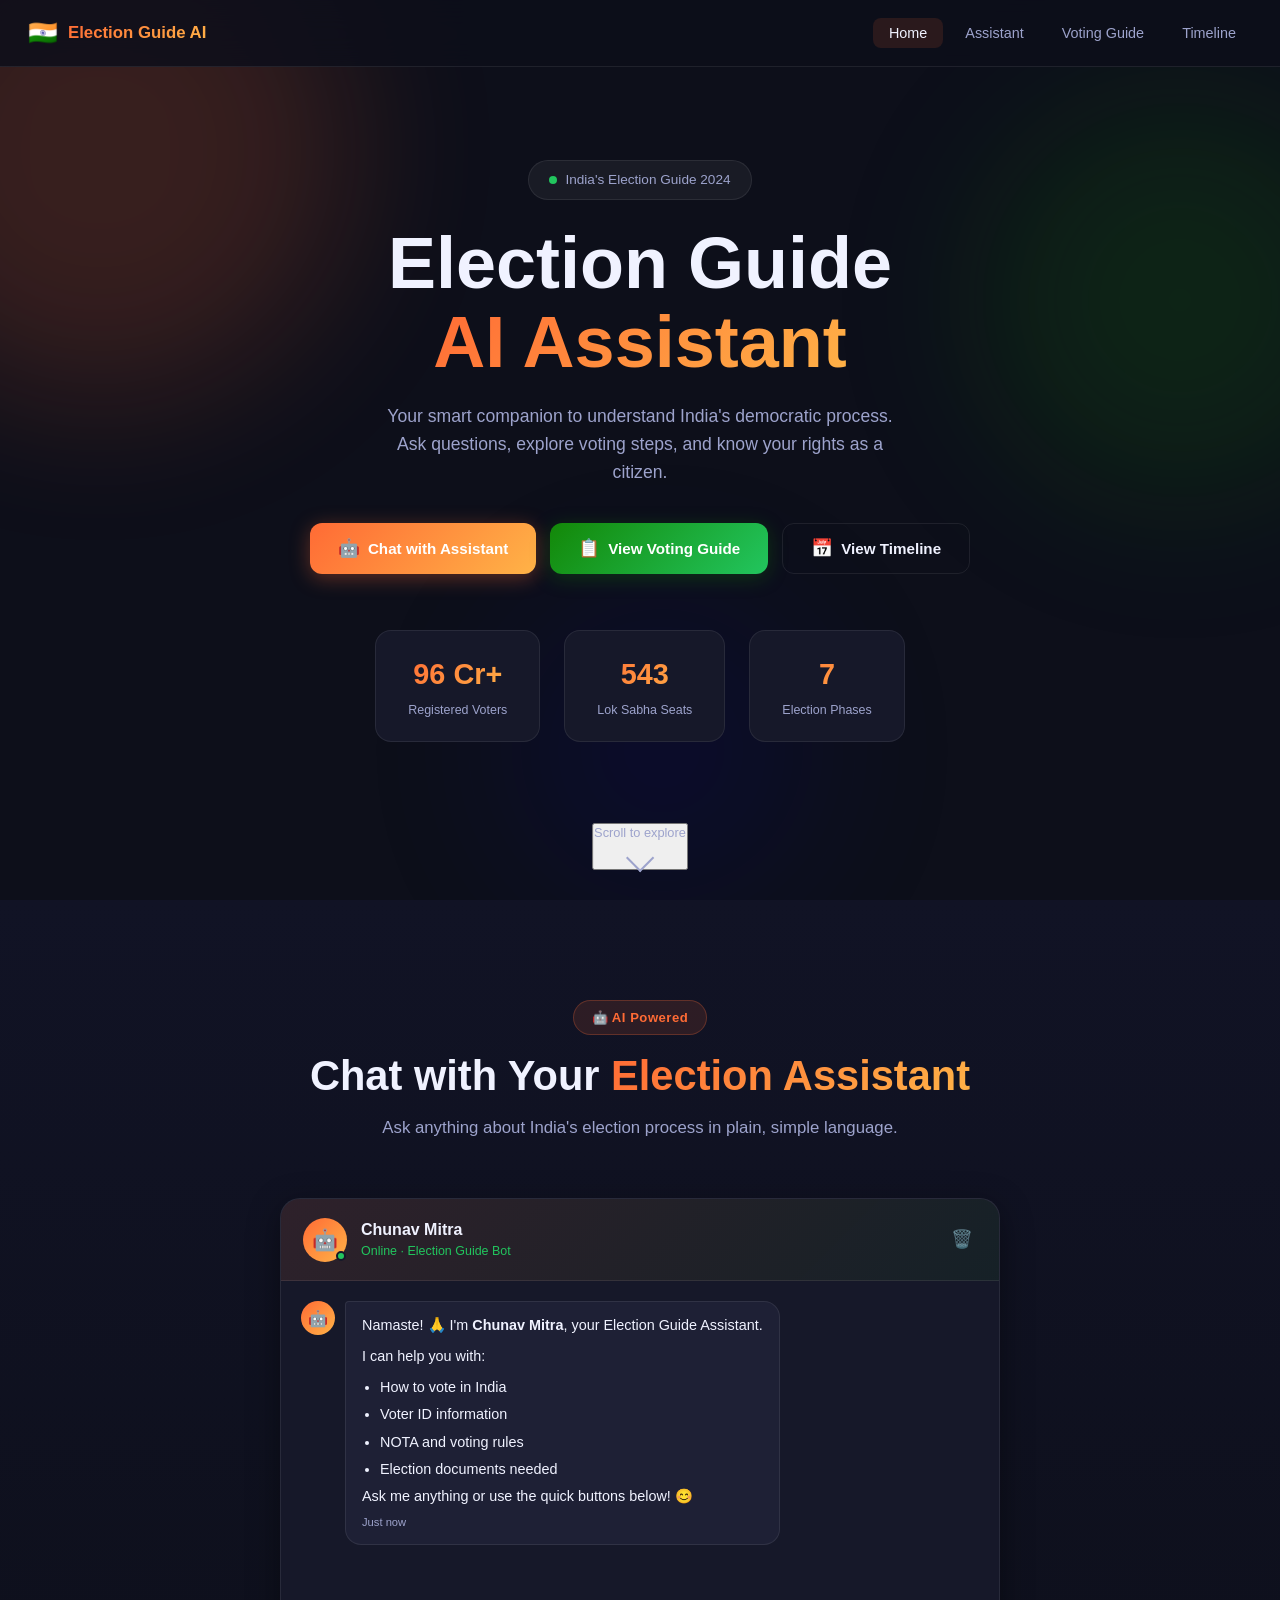
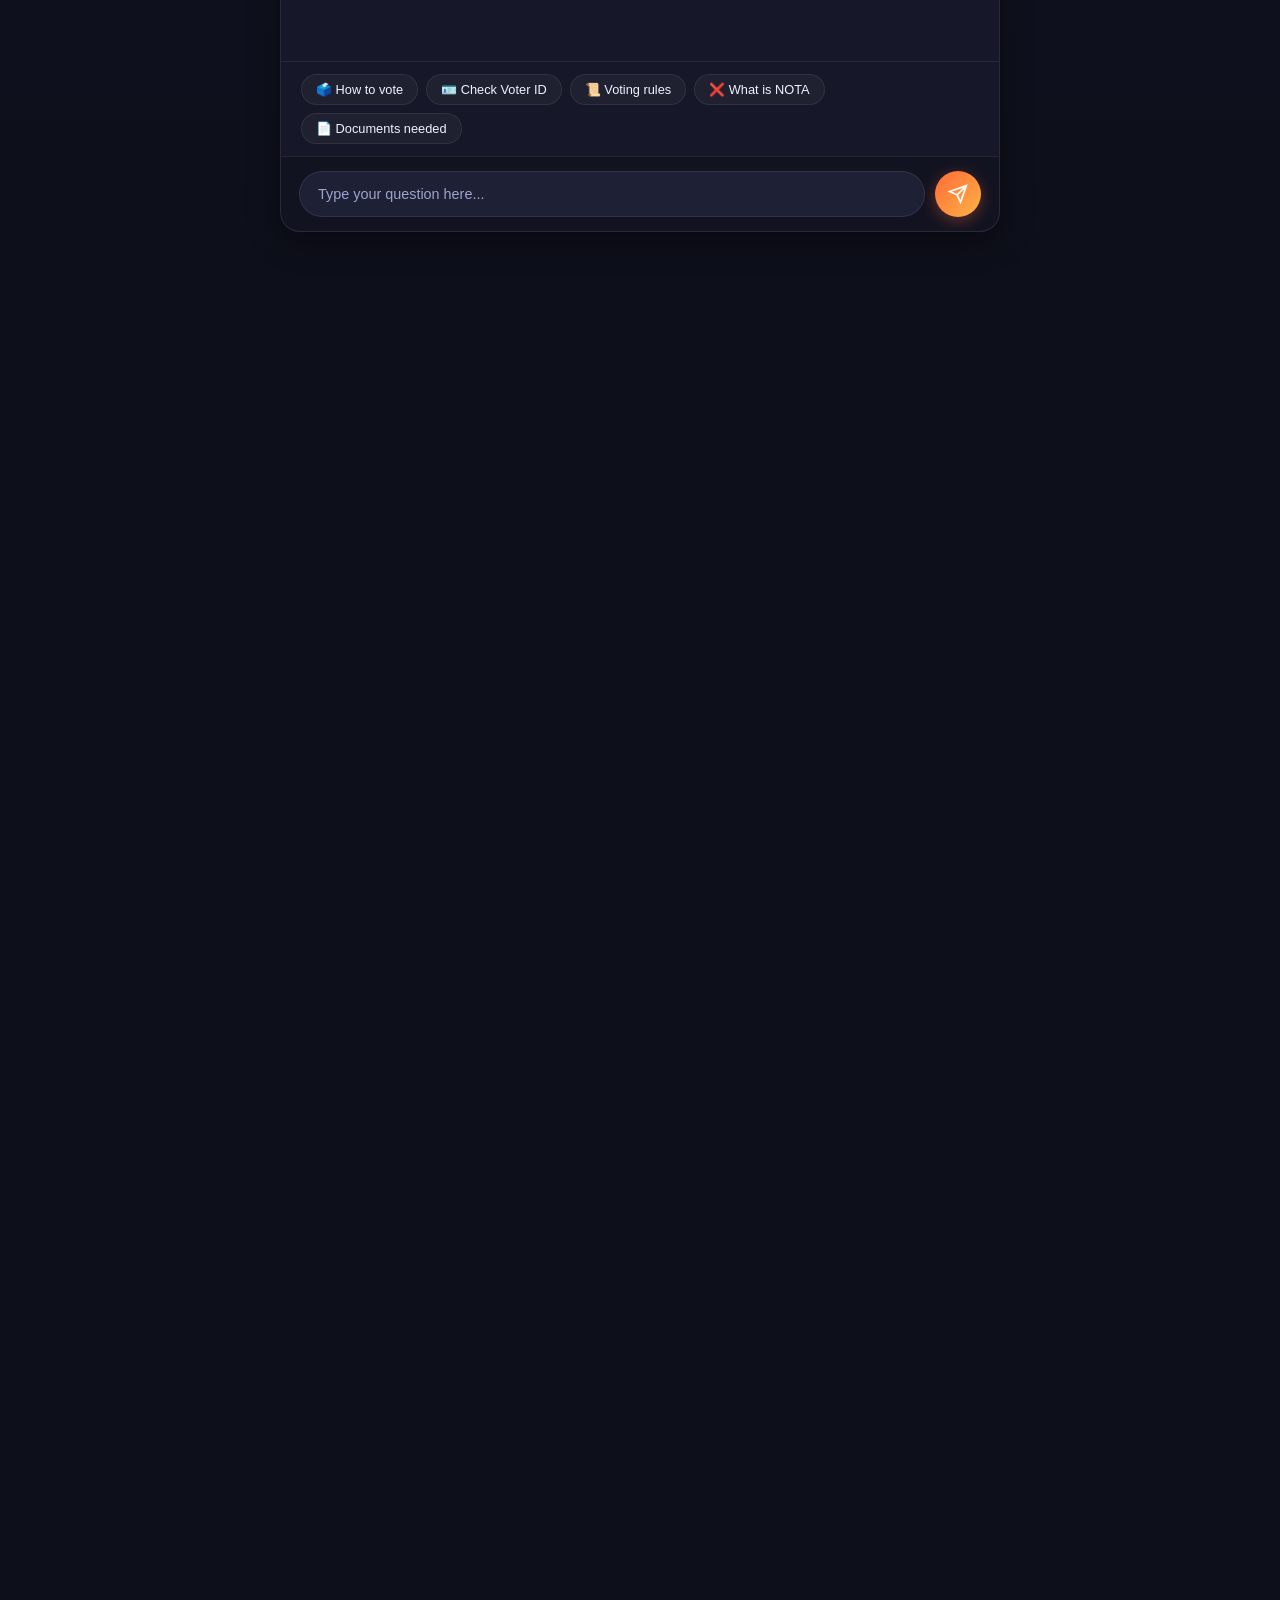
<file: index.html>
<!DOCTYPE html>
<html lang="en-IN">
<head>
  <meta charset="UTF-8" />
  <meta name="viewport" content="width=device-width, initial-scale=1.0" />

  <!-- Security headers -->
  <meta http-equiv="Content-Security-Policy"
    content="default-src 'self'; script-src 'self' https://www.googletagmanager.com https://www.google-analytics.com 'unsafe-inline'; style-src 'self' https://fonts.googleapis.com https://fonts.gstatic.com 'unsafe-inline'; font-src https://fonts.gstatic.com; connect-src https://www.google-analytics.com; img-src 'self' data: https://www.google-analytics.com https://maps.gstatic.com https://maps.googleapis.com; frame-src https://www.google.com;" />
  <meta http-equiv="X-Content-Type-Options" content="nosniff" />
  <meta http-equiv="X-Frame-Options" content="DENY" />

  <!-- SEO -->
  <meta name="description" content="Election Guide AI Assistant – Learn about the Indian election process, voting steps, timelines, and more in a simple, beginner-friendly way." />
  <meta name="keywords" content="India election guide, how to vote India, voter ID, EVM, NOTA, Lok Sabha 2024, voter registration, election commission India, polling booth" />
  <meta name="robots" content="index, follow" />
  <meta name="theme-color" content="#FF6B35" />
  <meta name="author" content="Bhaskar Yadav" />
  <meta name="google-site-verification" content="election-guide-ai-yadavbhaskar2608-github-io" />
  <link rel="canonical" href="https://yadavbhaskar2608.github.io/election-guide-ai/" />
  <title>Election Guide AI Assistant (India)</title>

  <!-- Open Graph / Twitter Card -->
  <meta property="og:type" content="website" />
  <meta property="og:title" content="Election Guide AI Assistant (India)" />
  <meta property="og:description" content="Your smart companion to understand India's democratic process. Ask questions, explore voting steps, and know your rights." />
  <meta property="og:url" content="https://yadavbhaskar2608.github.io/election-guide-ai/" />
  <meta property="og:locale" content="en_IN" />
  <meta name="twitter:card" content="summary_large_image" />
  <meta name="twitter:title" content="Election Guide AI Assistant (India)" />
  <meta name="twitter:description" content="Your smart companion to understand India's democratic process." />

  <!-- JSON-LD Structured Data -->
  <script type="application/ld+json">
  {
    "@context": "https://schema.org",
    "@type": "WebApplication",
    "name": "Election Guide AI Assistant",
    "description": "An interactive AI-powered chatbot guiding Indian citizens through the election process, voting steps, voter ID information, and election timelines.",
    "url": "https://yadavbhaskar2608.github.io/election-guide-ai/",
    "applicationCategory": "EducationalApplication",
    "operatingSystem": "Any",
    "inLanguage": "en-IN",
    "audience": { "@type": "Audience", "audienceType": "Indian citizens and voters" },
    "provider": { "@type": "Organization", "name": "Election Commission of India", "url": "https://eci.gov.in" }
  }
  </script>

  <!-- Resource hints -->
  <link rel="preconnect" href="https://fonts.googleapis.com" />
  <link rel="preconnect" href="https://fonts.gstatic.com" crossorigin />
  <link rel="dns-prefetch" href="https://www.google-analytics.com" />
  <link rel="dns-prefetch" href="https://www.googletagmanager.com" />

  <!-- Fonts -->
  <link href="https://fonts.googleapis.com/css2?family=Inter:wght@300;400;500;600;700;800&display=swap" rel="stylesheet" />
  <!-- Google Material Symbols -->
  <link rel="stylesheet" href="https://fonts.googleapis.com/css2?family=Material+Symbols+Outlined:opsz,wght,FILL,GRAD@20..48,100..700,0..1,-50..200" />
  <link rel="stylesheet" href="style.css" />

  <!-- Google Analytics 4 -->
  <script async src="https://www.googletagmanager.com/gtag/js?id=G-XSQDPT6TTK"></script>
  <script>
    window.dataLayer = window.dataLayer || [];
    function gtag(){dataLayer.push(arguments);}
    gtag('js', new Date());
    gtag('config', 'G-XSQDPT6TTK', {
      page_title: 'Election Guide AI Assistant',
      page_location: window.location.href,
      send_page_view: true,
      anonymize_ip: true
    });
  </script>
</head>
<body>

  <!-- Skip Navigation (Accessibility) -->
  <a href="#main-content" class="skip-link">Skip to main content</a>

  <!-- NAVBAR -->
  <nav class="navbar" id="navbar" role="navigation" aria-label="Main navigation">
    <div class="nav-brand">
      <span class="nav-flag" aria-hidden="true">🇮🇳</span>
      <span class="nav-title">Election Guide AI</span>
    </div>
    <ul class="nav-links" id="navLinks" role="menubar">
      <li role="none"><a href="#home"      class="nav-link active" id="navHome"      role="menuitem">Home</a></li>
      <li role="none"><a href="#assistant" class="nav-link"        id="navAssistant" role="menuitem">Assistant</a></li>
      <li role="none"><a href="#guide"     class="nav-link"        id="navGuide"     role="menuitem">Voting Guide</a></li>
      <li role="none"><a href="#timeline"  class="nav-link"        id="navTimeline"  role="menuitem">Timeline</a></li>
    </ul>
    <button class="hamburger" id="hamburger" type="button"
      aria-label="Toggle navigation menu" aria-expanded="false" aria-controls="navLinks">
      <span aria-hidden="true"></span><span aria-hidden="true"></span><span aria-hidden="true"></span>
    </button>
  </nav>

  <main id="main-content">

    <!-- HOME -->
    <section class="section" id="home" aria-labelledby="homeHeading">
      <div class="hero-bg" aria-hidden="true">
        <div class="hero-blob blob-1"></div>
        <div class="hero-blob blob-2"></div>
        <div class="hero-blob blob-3"></div>
      </div>
      <div class="container hero-container">
        <div class="hero-badge" role="status">
          <span class="badge-dot" aria-hidden="true"></span> India's Election Guide 2024
        </div>
        <h1 class="hero-title" id="homeHeading">
          Election Guide<br />
          <span class="gradient-text">AI Assistant</span>
        </h1>
        <p class="hero-subtitle">
          Your smart companion to understand India's democratic process.<br />
          Ask questions, explore voting steps, and know your rights as a citizen.
        </p>
        <div class="hero-buttons">
          <button class="btn btn-primary"   id="btnChatAssistant" type="button"><span class="btn-icon" aria-hidden="true">🤖</span> Chat with Assistant</button>
          <button class="btn btn-secondary" id="btnVotingGuide"   type="button"><span class="btn-icon" aria-hidden="true">📋</span> View Voting Guide</button>
          <button class="btn btn-outline"   id="btnTimeline"      type="button"><span class="btn-icon" aria-hidden="true">📅</span> View Timeline</button>
        </div>
        <div class="hero-stats" role="list" aria-label="Election statistics">
          <div class="stat-card" role="listitem"><div class="stat-number" aria-label="96 crore plus">96 Cr+</div><div class="stat-label">Registered Voters</div></div>
          <div class="stat-card" role="listitem"><div class="stat-number" aria-label="543">543</div><div class="stat-label">Lok Sabha Seats</div></div>
          <div class="stat-card" role="listitem"><div class="stat-number" aria-label="7">7</div><div class="stat-label">Election Phases</div></div>
        </div>
      </div>
      <button class="scroll-indicator" id="scrollIndicator" type="button" aria-label="Scroll down to AI assistant">
        <span>Scroll to explore</span>
        <div class="scroll-arrow" aria-hidden="true"></div>
      </button>
    </section>

    <!-- AI ASSISTANT -->
    <section class="section section-alt" id="assistant" aria-labelledby="assistantHeading">
      <div class="container">
        <div class="section-header">
          <div class="section-badge" aria-hidden="true">🤖 AI Powered</div>
          <h2 class="section-title" id="assistantHeading">Chat with Your <span class="gradient-text">Election Assistant</span></h2>
          <p class="section-subtitle">Ask anything about India's election process in plain, simple language.</p>
        </div>
        <div class="chat-wrapper">
          <div class="chat-card" role="region" aria-label="Chunav Mitra chat interface">
            <div class="chat-header">
              <div class="chat-avatar" aria-hidden="true">
                <span>🤖</span>
                <div class="online-dot"></div>
              </div>
              <div class="chat-info">
                <div class="chat-name">Chunav Mitra</div>
                <div class="chat-status" aria-live="polite">Online · Election Guide Bot</div>
              </div>
              <button class="chat-clear-btn" id="clearChatBtn" type="button" aria-label="Clear chat history" title="Clear chat">🗑️</button>
            </div>
            <div class="chat-messages" id="chatMessages"
              role="log" aria-label="Chat conversation"
              aria-live="polite" aria-atomic="false" aria-relevant="additions" tabindex="0">
              <div class="message bot-message">
                <div class="message-avatar" aria-hidden="true">🤖</div>
                <div class="message-bubble">
                  <p>Namaste! 🙏 I'm <strong>Chunav Mitra</strong>, your Election Guide Assistant.</p>
                  <p>I can help you with:</p>
                  <ul>
                    <li>How to vote in India</li>
                    <li>Voter ID information</li>
                    <li>NOTA and voting rules</li>
                    <li>Election documents needed</li>
                  </ul>
                  <p>Ask me anything or use the quick buttons below! 😊</p>
                  <div class="message-time" aria-label="Sent just now">Just now</div>
                </div>
              </div>
            </div>
            <div class="quick-buttons" id="quickButtons" role="group" aria-label="Quick question shortcuts">
              <button class="quick-btn" data-topic="how to vote"       type="button">🗳️ How to vote</button>
              <button class="quick-btn" data-topic="check voter id"    type="button">🪪 Check Voter ID</button>
              <button class="quick-btn" data-topic="voting rules"      type="button">📜 Voting rules</button>
              <button class="quick-btn" data-topic="what is nota"      type="button">❌ What is NOTA</button>
              <button class="quick-btn" data-topic="documents required" type="button">📄 Documents needed</button>
            </div>
            <div class="chat-input-area" role="group" aria-label="Send a message">
              <label for="chatInput" class="visually-hidden">Type your election question</label>
              <input type="text" id="chatInput" class="chat-input"
                placeholder="Type your question here..."
                autocomplete="off" maxlength="500"
                aria-label="Type your election question"
                aria-describedby="chatInputHint" />
              <span id="chatInputHint" class="visually-hidden">Press Enter or click Send to submit</span>
              <button class="send-btn" id="sendBtn" type="button" aria-label="Send message">
                <svg width="20" height="20" viewBox="0 0 24 24" fill="none" stroke="currentColor" stroke-width="2" aria-hidden="true" focusable="false">
                  <line x1="22" y1="2" x2="11" y2="13"></line>
                  <polygon points="22 2 15 22 11 13 2 9 22 2"></polygon>
                </svg>
              </button>
            </div>
          </div>
        </div>
      </div>
    </section>

    <!-- VOTING GUIDE -->
    <section class="section" id="guide" aria-labelledby="guideHeading">
      <div class="container">
        <div class="section-header">
          <div class="section-badge" aria-hidden="true">📋 Step by Step</div>
          <h2 class="section-title" id="guideHeading">Your Complete <span class="gradient-text">Voting Guide</span></h2>
          <p class="section-subtitle">Follow these simple steps to cast your vote and make your voice heard.</p>
        </div>
        <div class="guide-grid" role="list" aria-label="Step-by-step voting guide">

          <article class="guide-card" data-step="1" role="listitem" aria-labelledby="step1Title">
            <div class="guide-step-badge" aria-hidden="true">Step 01</div>
            <div class="guide-icon" aria-hidden="true">📝</div>
            <h3 class="guide-card-title" id="step1Title">Register as a Voter</h3>
            <p class="guide-card-desc">Every Indian citizen aged 18+ can register as a voter. Submit Form 6 online at <strong>voters.eci.gov.in</strong> or visit your local BLO (Booth Level Officer).</p>
            <div class="guide-tips" role="list" aria-label="Requirements">
              <div class="tip-item" role="listitem">✅ Age must be 18+ years</div>
              <div class="tip-item" role="listitem">✅ Must be Indian citizen</div>
              <div class="tip-item" role="listitem">✅ Register in your constituency</div>
            </div>
            <a href="https://voters.eci.gov.in" target="_blank" rel="noopener noreferrer" class="guide-link" aria-label="Register as a voter on voters.eci.gov.in (opens in new tab)">Register Now →</a>
          </article>

          <article class="guide-card" data-step="2" role="listitem" aria-labelledby="step2Title">
            <div class="guide-step-badge" aria-hidden="true">Step 02</div>
            <div class="guide-icon" aria-hidden="true">🔍</div>
            <h3 class="guide-card-title" id="step2Title">Check Your Name in Voter List</h3>
            <p class="guide-card-desc">Before election day, verify your name in the official voter list using your name, EPIC number, or mobile number.</p>
            <div class="guide-tips" role="list" aria-label="How to check">
              <div class="tip-item" role="listitem">✅ Visit voters.eci.gov.in</div>
              <div class="tip-item" role="listitem">✅ Use Voter Helpline: 1950</div>
              <div class="tip-item" role="listitem">✅ Download Voter Slip</div>
            </div>
            <a href="https://electoralsearch.eci.gov.in" target="_blank" rel="noopener noreferrer" class="guide-link" aria-label="Search voter list on electoralsearch.eci.gov.in (opens in new tab)">Search Voter List →</a>
          </article>

          <article class="guide-card" data-step="3" role="listitem" aria-labelledby="step3Title">
            <div class="guide-step-badge" aria-hidden="true">Step 03</div>
            <div class="guide-icon" aria-hidden="true">🏛️</div>
            <h3 class="guide-card-title" id="step3Title">Visit Your Polling Booth</h3>
            <p class="guide-card-desc">On election day, visit your designated polling booth. Booths are usually open from <strong>7:00 AM to 6:00 PM</strong>. Carry your Voter ID or any approved photo ID.</p>
            <div class="guide-tips" role="list" aria-label="What to bring">
              <div class="tip-item" role="listitem">✅ Bring Voter ID / Aadhaar</div>
              <div class="tip-item" role="listitem">✅ Reach early to avoid queues</div>
              <div class="tip-item" role="listitem">✅ Check booth location online</div>
            </div>
            <a href="https://voters.eci.gov.in" target="_blank" rel="noopener noreferrer" class="guide-link" aria-label="Find your polling booth on voters.eci.gov.in (opens in new tab)">Find Your Booth →</a>
          </article>

          <article class="guide-card" data-step="4" role="listitem" aria-labelledby="step4Title">
            <div class="guide-step-badge" aria-hidden="true">Step 04</div>
            <div class="guide-icon" aria-hidden="true">🗳️</div>
            <h3 class="guide-card-title" id="step4Title">Vote Using EVM</h3>
            <p class="guide-card-desc">A polling officer will verify your identity. You'll be given a slip to proceed to the EVM. Press the button next to your chosen candidate.</p>
            <div class="guide-tips" role="list" aria-label="Key facts">
              <div class="tip-item" role="listitem">✅ Your vote is secret &amp; safe</div>
              <div class="tip-item" role="listitem">✅ VVPAT shows your vote</div>
              <div class="tip-item" role="listitem">✅ You can press NOTA if needed</div>
            </div>
            <div class="guide-link guide-link-disabled" aria-label="Voting is confidential">Vote Confidentially 🔒</div>
          </article>

        </div>

        <div class="docs-banner" role="complementary" aria-labelledby="docsBannerTitle">
          <div class="docs-banner-icon" aria-hidden="true">📄</div>
          <div class="docs-banner-content">
            <h3 id="docsBannerTitle">Accepted ID Documents at Polling Booth</h3>
            <div class="docs-grid" role="list" aria-label="Accepted identity documents">
              <div class="doc-item" role="listitem">🪪 Voter ID (EPIC)</div>
              <div class="doc-item" role="listitem">🆔 Aadhaar Card</div>
              <div class="doc-item" role="listitem">🛂 Passport</div>
              <div class="doc-item" role="listitem">🚗 Driving Licence</div>
              <div class="doc-item" role="listitem">🏦 Bank Passbook with Photo</div>
              <div class="doc-item" role="listitem">🎓 Student ID Card</div>
              <div class="doc-item" role="listitem">🏛️ PAN Card</div>
              <div class="doc-item" role="listitem">💼 MNREGA Job Card</div>
            </div>
          </div>
        </div>

        <!-- Google Maps: Election Commission of India -->
        <div class="map-section" role="complementary" aria-labelledby="mapSectionTitle">
          <div class="map-header">
            <div class="section-badge" aria-hidden="true">📍 Google Maps</div>
            <h3 class="map-title" id="mapSectionTitle">Find <span class="gradient-text">Polling Booth</span> Near You</h3>
            <p class="map-subtitle">Use the map below to locate the Election Commission of India. Visit <a href="https://voters.eci.gov.in" target="_blank" rel="noopener noreferrer" aria-label="voters.eci.gov.in (opens in new tab)">voters.eci.gov.in</a> or call <strong>1950</strong> to find your nearest polling booth.</p>
          </div>
          <div class="map-wrapper">
            <iframe
              src="https://www.google.com/maps/embed?pb=!1m18!1m12!1m3!1d3501.9025258296087!2d77.20661841508064!3d28.63384298241836!2m3!1f0!2f0!3f0!3m2!1i1024!2i768!4f13.1!3m3!1m2!1s0x390cfd37b741d057%3A0xcdee88e47393c3f5!2sElection%20Commission%20of%20India!5e0!3m2!1sen!2sin!4v1619854421234!5m2!1sen!2sin"
              width="100%"
              height="340"
              style="border:0;"
              allowfullscreen=""
              loading="lazy"
              referrerpolicy="no-referrer-when-downgrade"
              title="Election Commission of India location on Google Maps"
              aria-label="Embedded Google Map showing Election Commission of India headquarters in New Delhi">
            </iframe>
          </div>
        </div>

      </div>
    </section>

    <!-- TIMELINE -->
    <section class="section section-alt" id="timeline" aria-labelledby="timelineHeading">
      <div class="container">
        <div class="section-header">
          <div class="section-badge" aria-hidden="true">📅 Election Phases</div>
          <h2 class="section-title" id="timelineHeading">Election <span class="gradient-text">Timeline</span></h2>
          <p class="section-subtitle">Understand the complete journey of an Indian General Election from announcement to results.</p>
        </div>
        <div class="timeline" role="list" aria-label="Indian election timeline phases">

          <div class="timeline-item" data-phase="1" role="listitem" aria-labelledby="phase1Title">
            <div class="timeline-dot" aria-hidden="true"><span>📢</span></div>
            <div class="timeline-card">
              <div class="timeline-phase" aria-hidden="true">Phase 1</div>
              <h3 class="timeline-title" id="phase1Title">Election Announcement</h3>
              <div class="timeline-date">Model Code of Conduct Begins</div>
              <p class="timeline-desc">The Election Commission of India (ECI) announces the election schedule. The Model Code of Conduct (MCC) comes into effect immediately.</p>
              <div class="timeline-highlights" role="list" aria-label="Phase 1 highlights">
                <span class="highlight-tag" role="listitem">📋 MCC Active</span>
                <span class="highlight-tag" role="listitem">📰 Date Announced</span>
                <span class="highlight-tag" role="listitem">🗂️ Nominations Open</span>
              </div>
            </div>
          </div>

          <div class="timeline-item right" data-phase="2" role="listitem" aria-labelledby="phase2Title">
            <div class="timeline-dot" aria-hidden="true"><span>📣</span></div>
            <div class="timeline-card">
              <div class="timeline-phase" aria-hidden="true">Phase 2</div>
              <h3 class="timeline-title" id="phase2Title">Nomination &amp; Campaign Period</h3>
              <div class="timeline-date">~4–6 Weeks Before Polling</div>
              <p class="timeline-desc">Candidates file nomination papers. Parties campaign across constituencies. Rallies run until the 48-hour campaign silence period before voting.</p>
              <div class="timeline-highlights" role="list" aria-label="Phase 2 highlights">
                <span class="highlight-tag" role="listitem">🏃 Candidates File</span>
                <span class="highlight-tag" role="listitem">📢 Rallies &amp; Debates</span>
                <span class="highlight-tag" role="listitem">🔇 48hr Silence</span>
              </div>
            </div>
          </div>

          <div class="timeline-item" data-phase="3" role="listitem" aria-labelledby="phase3Title">
            <div class="timeline-dot" aria-hidden="true"><span>🗳️</span></div>
            <div class="timeline-card">
              <div class="timeline-phase" aria-hidden="true">Phase 3</div>
              <h3 class="timeline-title" id="phase3Title">Voting Day (Poll Day)</h3>
              <div class="timeline-date">7:00 AM – 6:00 PM</div>
              <p class="timeline-desc">Eligible voters visit their polling booths and cast votes on EVMs. VVPAT lets you verify your vote. NOTA is available as an option.</p>
              <div class="timeline-highlights" role="list" aria-label="Phase 3 highlights">
                <span class="highlight-tag" role="listitem">⏰ 7AM–6PM</span>
                <span class="highlight-tag" role="listitem">🔒 Secret Ballot</span>
                <span class="highlight-tag" role="listitem">🛡️ Security Deployed</span>
              </div>
            </div>
          </div>

          <div class="timeline-item right" data-phase="4" role="listitem" aria-labelledby="phase4Title">
            <div class="timeline-dot" aria-hidden="true"><span>📊</span></div>
            <div class="timeline-card">
              <div class="timeline-phase" aria-hidden="true">Phase 4</div>
              <h3 class="timeline-title" id="phase4Title">Vote Counting &amp; Result Day</h3>
              <div class="timeline-date">After Final Phase of Polling</div>
              <p class="timeline-desc">EVM seals are checked and counting begins. The party with a majority (272+ seats) forms the government and its leader becomes Prime Minister.</p>
              <div class="timeline-highlights" role="list" aria-label="Phase 4 highlights">
                <span class="highlight-tag" role="listitem">🔢 Counting Begins</span>
                <span class="highlight-tag" role="listitem">🏆 Winner Declared</span>
                <span class="highlight-tag" role="listitem">🏛️ Govt. Formation</span>
              </div>
            </div>
          </div>

        </div>

        <div class="facts-section" aria-labelledby="factsTitle">
          <h3 class="facts-title" id="factsTitle">💡 Did You Know?</h3>
          <div class="facts-grid" role="list" aria-label="Interesting election facts">
            <div class="fact-card" role="listitem"><div class="fact-icon" aria-hidden="true">🗳️</div><p>India has the <strong>world's largest election</strong> with over 96 crore registered voters.</p></div>
            <div class="fact-card" role="listitem"><div class="fact-icon" aria-hidden="true">⚡</div><p>India pioneered the use of <strong>Electronic Voting Machines (EVMs)</strong> on a large scale.</p></div>
            <div class="fact-card" role="listitem"><div class="fact-icon" aria-hidden="true">❌</div><p><strong>NOTA</strong> (None of the Above) was introduced in 2013, giving voters the right to reject all candidates.</p></div>
            <div class="fact-card" role="listitem"><div class="fact-icon" aria-hidden="true">📍</div><p>Remote polling booths are set up even in <strong>forests and mountains</strong> to ensure no voter is left behind.</p></div>
          </div>
        </div>
      </div>
    </section>

  </main>

  <!-- FOOTER -->
  <footer class="footer" role="contentinfo">
    <div class="container">
      <div class="footer-content">
        <div class="footer-brand">
          <span class="footer-flag" aria-hidden="true">🇮🇳</span>
          <div>
            <div class="footer-name">Election Guide AI Assistant</div>
            <div class="footer-tagline">Empowering every Indian voter</div>
          </div>
        </div>
        <nav class="footer-links" aria-label="External resources">
          <a href="https://eci.gov.in" target="_blank" rel="noopener noreferrer" aria-label="ECI Official Site (opens in new tab)">ECI Official Site</a>
          <a href="https://voters.eci.gov.in" target="_blank" rel="noopener noreferrer" aria-label="Voter Registration portal (opens in new tab)">Voter Registration</a>
          <a href="https://electoralsearch.eci.gov.in" target="_blank" rel="noopener noreferrer" aria-label="Voter Search portal (opens in new tab)">Voter Search</a>
        </nav>
      </div>
      <div class="footer-bottom">
        <p>© 2024 Election Guide AI · For educational purposes only · Data sourced from ECI</p>
        <p class="footer-helpline">📞 Voter Helpline: <strong><a href="tel:1950" aria-label="Call Voter Helpline 1950">1950</a></strong></p>
      </div>
    </div>
  </footer>

  <button class="back-to-top" id="backToTop" type="button" aria-label="Back to top of page" title="Back to top">↑</button>

  <script src="script.js"></script>
</body>
</html>
</file>
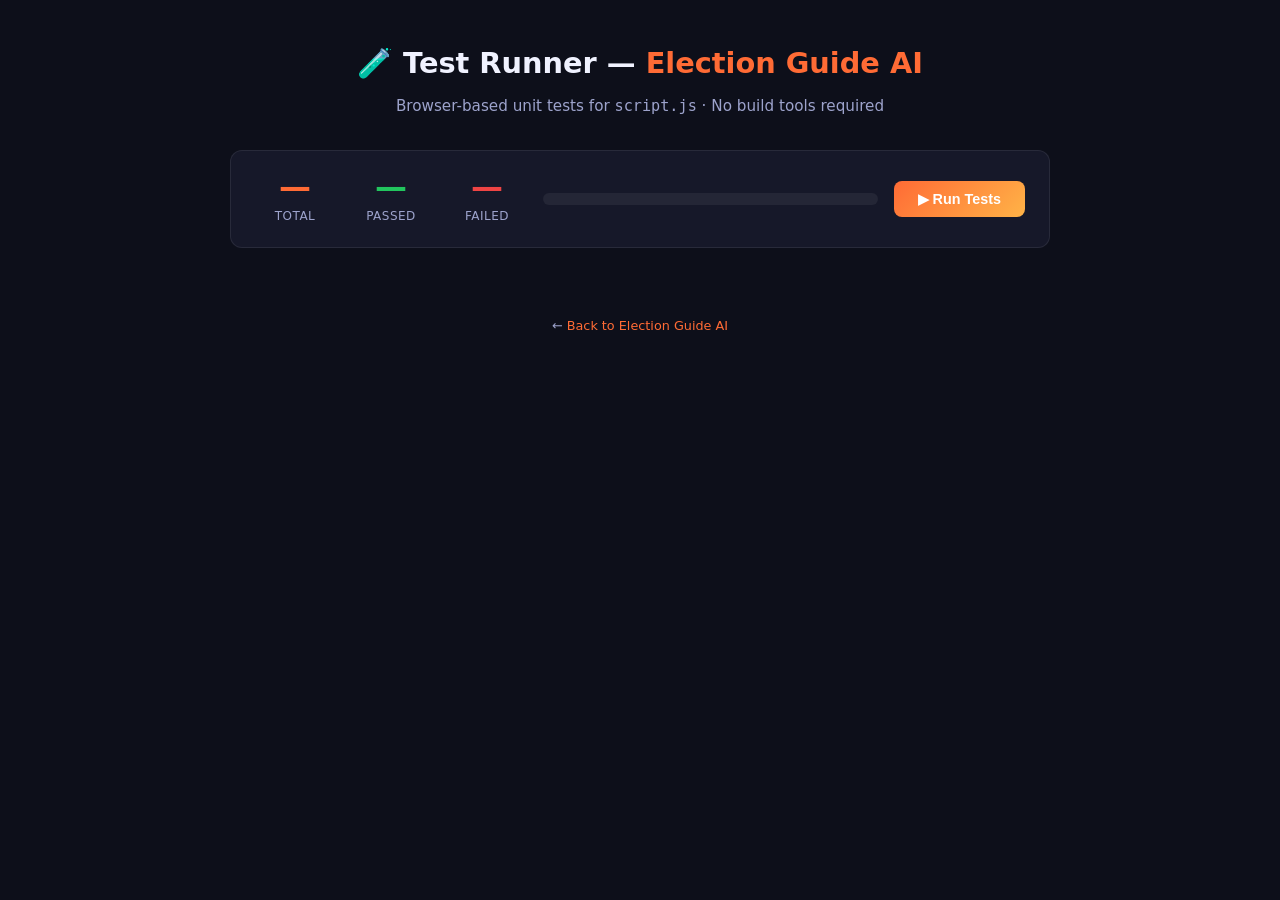
<file: tests/test-runner.html>
<!DOCTYPE html>
<html lang="en">
<head>
  <meta charset="UTF-8" />
  <meta name="viewport" content="width=device-width, initial-scale=1.0" />
  <title>Test Runner — Election Guide AI</title>
  <style>
    :root {
      --pass: #22c55e;
      --fail: #ef4444;
      --warn: #f59e0b;
      --bg: #0d0f1a;
      --bg-card: #161829;
      --border: rgba(255,255,255,0.08);
      --text: #f0f2ff;
      --text-muted: #9da3cc;
      --primary: #FF6B35;
      --radius: 12px;
    }

    *, *::before, *::after { box-sizing: border-box; margin: 0; padding: 0; }

    body {
      font-family: 'Segoe UI', system-ui, -apple-system, sans-serif;
      background: var(--bg);
      color: var(--text);
      min-height: 100vh;
      padding: 40px 20px;
      line-height: 1.6;
    }

    .container { max-width: 820px; margin: 0 auto; }

    header { margin-bottom: 32px; text-align: center; }
    header h1 { font-size: 1.8rem; font-weight: 800; margin-bottom: 8px; }
    header h1 span { color: var(--primary); }
    header p { color: var(--text-muted); font-size: 0.95rem; }

    /* Summary Bar */
    #summary {
      display: flex; gap: 16px; flex-wrap: wrap;
      background: var(--bg-card); border: 1px solid var(--border);
      border-radius: var(--radius); padding: 20px 24px;
      margin-bottom: 28px; align-items: center;
    }
    .summary-stat {
      display: flex; flex-direction: column; align-items: center;
      gap: 4px; min-width: 80px;
    }
    .summary-num { font-size: 2rem; font-weight: 800; line-height: 1; }
    .summary-label { font-size: 0.75rem; color: var(--text-muted); text-transform: uppercase; letter-spacing: 0.5px; }
    .num-pass { color: var(--pass); }
    .num-fail { color: var(--fail); }
    .num-total { color: var(--primary); }

    .progress-bar-wrap {
      flex: 1; min-width: 200px;
      background: rgba(255,255,255,0.06);
      border-radius: 8px; height: 12px; overflow: hidden;
    }
    #progressBar {
      height: 100%; border-radius: 8px;
      background: linear-gradient(90deg, var(--pass), #16a34a);
      transition: width 0.6s ease;
    }

    /* Test Results List */
    #results { display: flex; flex-direction: column; gap: 8px; }

    .test-item {
      display: flex; align-items: flex-start; gap: 12px;
      background: var(--bg-card); border: 1px solid var(--border);
      border-radius: 10px; padding: 12px 16px;
      transition: border-color 0.2s;
    }
    .test-item.pass { border-left: 3px solid var(--pass); }
    .test-item.fail { border-left: 3px solid var(--fail); border-color: rgba(239,68,68,0.3); }

    .test-icon { font-size: 1.1rem; flex-shrink: 0; margin-top: 1px; }
    .test-name { font-size: 0.9rem; font-weight: 500; }
    .test-error {
      font-size: 0.8rem; color: var(--fail);
      margin-top: 4px; font-family: 'Courier New', monospace;
      background: rgba(239,68,68,0.08);
      padding: 6px 10px; border-radius: 6px;
      white-space: pre-wrap; word-break: break-word;
    }

    /* Section headers */
    .section-header {
      font-size: 0.75rem; font-weight: 700; color: var(--primary);
      text-transform: uppercase; letter-spacing: 1px;
      margin: 24px 0 8px; padding-left: 4px;
      display: flex; align-items: center; gap: 8px;
    }
    .section-header::after {
      content: ''; flex: 1; height: 1px;
      background: var(--border);
    }

    footer {
      text-align: center; margin-top: 40px;
      color: var(--text-muted); font-size: 0.8rem;
    }
    footer a { color: var(--primary); text-decoration: none; }
    footer a:hover { text-decoration: underline; }

    #runBtn {
      padding: 10px 24px; border-radius: 8px;
      background: linear-gradient(135deg, #FF6B35, #FFB347);
      border: none; color: #fff; font-size: 0.9rem; font-weight: 700;
      cursor: pointer; transition: opacity 0.2s;
    }
    #runBtn:hover { opacity: 0.85; }
  </style>
</head>
<body>
<div class="container">

  <header>
    <h1>🧪 Test Runner — <span>Election Guide AI</span></h1>
    <p>Browser-based unit tests for <code>script.js</code> · No build tools required</p>
  </header>

  <div id="summary">
    <div class="summary-stat">
      <div class="summary-num num-total" id="totalNum">—</div>
      <div class="summary-label">Total</div>
    </div>
    <div class="summary-stat">
      <div class="summary-num num-pass" id="passNum">—</div>
      <div class="summary-label">Passed</div>
    </div>
    <div class="summary-stat">
      <div class="summary-num num-fail" id="failNum">—</div>
      <div class="summary-label">Failed</div>
    </div>
    <div class="progress-bar-wrap" aria-label="Test pass rate">
      <div id="progressBar" style="width:0%" role="progressbar" aria-valuemin="0" aria-valuemax="100" aria-valuenow="0"></div>
    </div>
    <button id="runBtn" type="button">▶ Run Tests</button>
  </div>

  <div id="results" role="log" aria-label="Test results" aria-live="polite"></div>

  <footer>
    <p>← <a href="../index.html">Back to Election Guide AI</a></p>
  </footer>

</div>

<!-- Load the main application script first (provides global functions) -->
<script src="../script.js"></script>
<!-- Load the test definitions — tests run synchronously as the file executes -->
<script src="./script.test.js"></script>
<!-- Render results immediately after tests have run -->
<script>
  'use strict';

  /**
   * Groups test result names into categories by their prefix.
   * @param {Array} results
   * @returns {Object.<string, Array>}
   */
  function groupResults(results) {
    const groups = {};
    results.forEach(r => {
      const prefix = r.name.split(' — ')[0] || 'General';
      if (!groups[prefix]) groups[prefix] = [];
      groups[prefix].push(r);
    });
    return groups;
  }

  /**
   * Renders the test results into the DOM.
   */
  function renderResults() {
    const allResults = getResults();
    const passed = allResults.filter(r => r.passed).length;
    const failed = allResults.length - passed;
    const pct = allResults.length ? Math.round((passed / allResults.length) * 100) : 0;

    // Update summary
    document.getElementById('totalNum').textContent = allResults.length;
    document.getElementById('passNum').textContent  = passed;
    document.getElementById('failNum').textContent  = failed;

    const bar = document.getElementById('progressBar');
    bar.style.width = pct + '%';
    bar.setAttribute('aria-valuenow', pct);
    if (failed > 0) bar.style.background = 'linear-gradient(90deg, #ef4444, #dc2626)';

    // Render grouped test items
    const container = document.getElementById('results');
    container.innerHTML = '';
    const groups = groupResults(allResults);

    Object.entries(groups).forEach(([groupName, items]) => {
      const headerEl = document.createElement('div');
      headerEl.className = 'section-header';
      headerEl.textContent = groupName;
      container.appendChild(headerEl);

      items.forEach(r => {
        const div = document.createElement('div');
        div.className = 'test-item ' + (r.passed ? 'pass' : 'fail');
        div.setAttribute('role', 'listitem');

        const icon = document.createElement('span');
        icon.className = 'test-icon';
        icon.textContent = r.passed ? '✅' : '❌';
        icon.setAttribute('aria-hidden', 'true');

        const content = document.createElement('div');
        const name = document.createElement('div');
        name.className = 'test-name';
        name.textContent = r.name.includes(' — ') ? r.name.split(' — ').slice(1).join(' — ') : r.name;
        content.appendChild(name);

        if (!r.passed && r.error) {
          const err = document.createElement('pre');
          err.className = 'test-error';
          err.textContent = r.error;
          content.appendChild(err);
        }

        div.appendChild(icon);
        div.appendChild(content);
        container.appendChild(div);
      });
    });

    document.title = `${passed}/${allResults.length} Tests Passed — Election Guide AI`;
  }

  // Run immediately — tests already executed synchronously above
  renderResults();

  // Run Tests button: re-run by reloading the page
  document.getElementById('runBtn').addEventListener('click', () => {
    window.location.href = window.location.href;
  });
</script>
</body>
</html>
</file>
<file: style.css>
/* ========== RESET & BASE ========== */
*, *::before, *::after { box-sizing: border-box; margin: 0; padding: 0; }

/* ========== SKIP LINK (Accessibility) ========== */
.skip-link {
  position: absolute;
  top: -100%;
  left: 16px;
  z-index: 9999;
  padding: 10px 18px;
  background: var(--primary, #FF6B35);
  color: #fff;
  font-weight: 700;
  font-size: 0.9rem;
  border-radius: 0 0 8px 8px;
  text-decoration: none;
  transition: top 0.2s;
}
.skip-link:focus {
  top: 0;
  outline: 3px solid #fff;
  outline-offset: 2px;
}

/* ========== VISUALLY HIDDEN (Screen Reader Only) ========== */
.visually-hidden {
  position: absolute;
  width: 1px;
  height: 1px;
  padding: 0;
  margin: -1px;
  overflow: hidden;
  clip: rect(0, 0, 0, 0);
  white-space: nowrap;
  border: 0;
}

:root {
  --primary: #FF6B35;
  --primary-dark: #e85a24;
  --secondary: #138808;
  --accent: #000080;
  --bg: #0d0f1a;
  --bg-card: #161829;
  --bg-card2: #1e2035;
  --border: rgba(255,255,255,0.08);
  --text: #f0f2ff;
  --text-muted: #9da3cc;
  --gradient: linear-gradient(135deg, #FF6B35, #FFB347);
  --gradient-green: linear-gradient(135deg, #138808, #22c55e);
  --gradient-blue: linear-gradient(135deg, #000080, #4f46e5);
  --shadow: 0 8px 32px rgba(0,0,0,0.4);
  --radius: 16px;
  --radius-sm: 10px;
  --transition: all 0.3s cubic-bezier(0.4,0,0.2,1);
}

html { scroll-behavior: smooth; }

/* ========== FOCUS VISIBLE (Keyboard Navigation) ========== */
:focus-visible {
  outline: 3px solid var(--primary);
  outline-offset: 3px;
  border-radius: 4px;
}
a:focus-visible, button:focus-visible {
  outline: 3px solid var(--primary);
  outline-offset: 3px;
}

body {
  font-family: 'Inter', -apple-system, BlinkMacSystemFont, sans-serif;
  background: var(--bg);
  color: var(--text);
  line-height: 1.6;
  overflow-x: hidden;
}

.container { max-width: 1100px; margin: 0 auto; padding: 0 20px; }

/* ========== SCROLLBAR ========== */
::-webkit-scrollbar { width: 6px; }
::-webkit-scrollbar-track { background: var(--bg); }
::-webkit-scrollbar-thumb { background: var(--primary); border-radius: 3px; }

/* ========== NAVBAR ========== */
.navbar {
  position: fixed; top: 0; left: 0; right: 0; z-index: 1000;
  display: flex; align-items: center; justify-content: space-between;
  padding: 14px 28px;
  background: rgba(13,15,26,0.85);
  backdrop-filter: blur(20px);
  border-bottom: 1px solid var(--border);
  transition: var(--transition);
}
.navbar.scrolled { padding: 10px 28px; background: rgba(13,15,26,0.97); }

.nav-brand { display: flex; align-items: center; gap: 10px; text-decoration: none; }
.nav-flag { font-size: 1.5rem; }
.nav-title { font-weight: 700; font-size: 1.05rem; background: var(--gradient); -webkit-background-clip: text; -webkit-text-fill-color: transparent; background-clip: text; }

.nav-links { display: flex; gap: 6px; list-style: none; }
.nav-link {
  color: var(--text-muted); text-decoration: none; padding: 7px 16px;
  border-radius: 8px; font-size: 0.9rem; font-weight: 500;
  transition: var(--transition);
}
.nav-link:hover, .nav-link.active { color: var(--text); background: rgba(255,107,53,0.12); }

.hamburger { display: none; flex-direction: column; gap: 5px; background: none; border: none; cursor: pointer; padding: 4px; }
.hamburger span { display: block; width: 24px; height: 2px; background: var(--text); border-radius: 2px; transition: var(--transition); }

/* ========== SECTIONS ========== */
.section { min-height: 100vh; padding: 100px 0 60px; position: relative; overflow: hidden; }
.section-alt { background: linear-gradient(180deg, #111325 0%, #0d0f1a 100%); }
/* Improve paint performance for off-screen sections */
.section:not(#home) { content-visibility: auto; contain-intrinsic-size: 0 800px; }

.section-header { text-align: center; margin-bottom: 56px; }
.section-badge {
  display: inline-block; padding: 6px 18px; border-radius: 50px;
  background: rgba(255,107,53,0.12); border: 1px solid rgba(255,107,53,0.25);
  color: var(--primary); font-size: 0.82rem; font-weight: 600;
  letter-spacing: 0.5px; margin-bottom: 16px;
}
.section-title { font-size: clamp(1.8rem, 4vw, 2.6rem); font-weight: 800; margin-bottom: 14px; line-height: 1.2; }
.section-subtitle { color: var(--text-muted); font-size: 1.05rem; max-width: 560px; margin: 0 auto; }

.gradient-text { background: var(--gradient); -webkit-background-clip: text; -webkit-text-fill-color: transparent; background-clip: text; }

/* ========== HERO ========== */
.hero-bg { position: absolute; inset: 0; overflow: hidden; pointer-events: none; }
.hero-blob {
  position: absolute; border-radius: 50%; filter: blur(80px); opacity: 0.18;
  animation: float 8s ease-in-out infinite;
}
.blob-1 { width: 500px; height: 500px; background: #FF6B35; top: -100px; left: -150px; animation-delay: 0s; will-change: transform; }
.blob-2 { width: 400px; height: 400px; background: #138808; top: 100px; right: -100px; animation-delay: 3s; will-change: transform; }
.blob-3 { width: 300px; height: 300px; background: #000080; bottom: 0; left: 40%; animation-delay: 5s; will-change: transform; }

@keyframes float {
  0%, 100% { transform: translateY(0) scale(1); }
  50% { transform: translateY(-30px) scale(1.05); }
}

.hero-container { position: relative; z-index: 1; text-align: center; padding-top: 60px; }

.hero-badge {
  display: inline-flex; align-items: center; gap: 8px; padding: 8px 20px;
  border-radius: 50px; background: rgba(255,255,255,0.05);
  border: 1px solid var(--border); font-size: 0.85rem; color: var(--text-muted);
  margin-bottom: 24px;
}
.badge-dot { width: 8px; height: 8px; background: #22c55e; border-radius: 50%; animation: pulse 2s infinite; }
@keyframes pulse { 0%,100%{opacity:1;transform:scale(1)} 50%{opacity:0.6;transform:scale(1.3)} }

.hero-title {
  font-size: clamp(2.5rem, 7vw, 4.5rem);
  font-weight: 800; line-height: 1.1;
  margin-bottom: 20px;
}
.hero-subtitle { font-size: 1.1rem; color: var(--text-muted); max-width: 540px; margin: 0 auto 36px; }

.hero-buttons { display: flex; gap: 14px; justify-content: center; flex-wrap: wrap; margin-bottom: 56px; }

.btn {
  display: inline-flex; align-items: center; gap: 8px;
  padding: 14px 28px; border-radius: 12px;
  font-size: 0.95rem; font-weight: 600; cursor: pointer;
  border: none; transition: var(--transition); text-decoration: none;
}
.btn-icon { font-size: 1.1rem; }
.btn-primary { background: var(--gradient); color: #fff; box-shadow: 0 4px 20px rgba(255,107,53,0.35); }
.btn-primary:hover { transform: translateY(-2px); box-shadow: 0 8px 28px rgba(255,107,53,0.5); }
.btn-secondary { background: var(--gradient-green); color: #fff; box-shadow: 0 4px 20px rgba(19,136,8,0.3); }
.btn-secondary:hover { transform: translateY(-2px); box-shadow: 0 8px 28px rgba(19,136,8,0.45); }
.btn-outline {
  background: transparent; color: var(--text);
  border: 1.5px solid var(--border);
}
.btn-outline:hover { background: rgba(255,255,255,0.06); transform: translateY(-2px); }

.hero-stats { display: flex; gap: 24px; justify-content: center; flex-wrap: wrap; }
.stat-card {
  padding: 20px 32px; background: var(--bg-card);
  border: 1px solid var(--border); border-radius: var(--radius);
  text-align: center; min-width: 130px;
  transition: var(--transition);
}
.stat-card:hover { transform: translateY(-4px); border-color: rgba(255,107,53,0.3); }
.stat-number { font-size: 1.8rem; font-weight: 800; background: var(--gradient); -webkit-background-clip: text; -webkit-text-fill-color: transparent; background-clip: text; }
.stat-label { font-size: 0.78rem; color: var(--text-muted); margin-top: 4px; font-weight: 500; }

.scroll-indicator {
  position: absolute; bottom: 30px; left: 50%; transform: translateX(-50%);
  display: flex; flex-direction: column; align-items: center;
  gap: 8px; color: var(--text-muted); font-size: 0.8rem;
  cursor: pointer; animation: bounce 2s infinite;
}
.scroll-arrow {
  width: 20px; height: 20px; border-right: 2px solid var(--text-muted);
  border-bottom: 2px solid var(--text-muted); transform: rotate(45deg);
}
@keyframes bounce { 0%,100%{transform:translateX(-50%) translateY(0)} 50%{transform:translateX(-50%) translateY(8px)} }

/* ========== CHAT ========== */
.chat-wrapper { display: flex; justify-content: center; }
.chat-card {
  width: 100%; max-width: 720px;
  background: var(--bg-card); border: 1px solid var(--border);
  border-radius: 20px; overflow: hidden; box-shadow: var(--shadow);
}

.chat-header {
  display: flex; align-items: center; gap: 14px;
  padding: 18px 22px;
  background: linear-gradient(135deg, rgba(255,107,53,0.1), rgba(19,136,8,0.08));
  border-bottom: 1px solid var(--border);
}
.chat-avatar {
  position: relative; width: 44px; height: 44px;
  background: var(--gradient); border-radius: 50%;
  display: flex; align-items: center; justify-content: center; font-size: 1.3rem;
}
.online-dot {
  position: absolute; bottom: 1px; right: 1px;
  width: 10px; height: 10px; background: #22c55e;
  border-radius: 50%; border: 2px solid var(--bg-card);
}
.chat-info { flex: 1; }
.chat-name { font-weight: 700; font-size: 1rem; }
.chat-status { font-size: 0.78rem; color: #22c55e; }
.chat-clear-btn { background: none; border: none; font-size: 1.1rem; cursor: pointer; padding: 4px; opacity: 0.6; transition: var(--transition); }
.chat-clear-btn:hover { opacity: 1; transform: scale(1.1); }

.chat-messages {
  height: 380px; overflow-y: auto; padding: 20px;
  display: flex; flex-direction: column; gap: 16px;
}

.message { display: flex; gap: 10px; animation: fadeInUp 0.3s ease; }
@keyframes fadeInUp { from{opacity:0;transform:translateY(10px)} to{opacity:1;transform:translateY(0)} }

.message-avatar {
  width: 34px; height: 34px; border-radius: 50%; flex-shrink: 0;
  display: flex; align-items: center; justify-content: center;
  font-size: 1rem;
}
.bot-message .message-avatar { background: var(--gradient); }
.user-message { flex-direction: row-reverse; }
.user-message .message-avatar { background: var(--gradient-blue); }

.message-bubble {
  max-width: 78%; padding: 12px 16px; border-radius: 16px;
  font-size: 0.9rem; line-height: 1.6;
}
.bot-message .message-bubble {
  background: var(--bg-card2); border: 1px solid var(--border);
  border-top-left-radius: 4px;
}
.user-message .message-bubble {
  background: linear-gradient(135deg, rgba(255,107,53,0.2), rgba(19,136,8,0.15));
  border: 1px solid rgba(255,107,53,0.2); border-top-right-radius: 4px;
}
.message-bubble ul { padding-left: 18px; margin-top: 8px; }
.message-bubble li { margin-bottom: 4px; }
.message-bubble p + p { margin-top: 8px; }
.message-time { font-size: 0.7rem; color: var(--text-muted); margin-top: 6px; }

.typing-indicator { display: flex; gap: 5px; align-items: center; padding: 4px 0; }
.typing-dot { width: 7px; height: 7px; background: var(--text-muted); border-radius: 50%; animation: typing 1.2s infinite; }
.typing-dot:nth-child(2) { animation-delay: 0.2s; }
.typing-dot:nth-child(3) { animation-delay: 0.4s; }
@keyframes typing { 0%,60%,100%{transform:translateY(0);opacity:0.5} 30%{transform:translateY(-6px);opacity:1} }

.quick-buttons {
  display: flex; flex-wrap: wrap; gap: 8px;
  padding: 12px 20px; border-top: 1px solid var(--border);
}
.quick-btn {
  padding: 7px 14px; border-radius: 50px; font-size: 0.8rem; font-weight: 500;
  background: rgba(255,255,255,0.04); border: 1px solid var(--border);
  color: var(--text); cursor: pointer; transition: var(--transition);
}
.quick-btn:hover { background: rgba(255,107,53,0.12); border-color: rgba(255,107,53,0.3); color: var(--primary); transform: translateY(-1px); }

.chat-input-area {
  display: flex; gap: 10px; padding: 14px 18px;
  border-top: 1px solid var(--border);
  background: rgba(0,0,0,0.2);
}
.chat-input {
  flex: 1; padding: 12px 18px; border-radius: 50px;
  background: var(--bg-card2); border: 1px solid var(--border);
  color: var(--text); font-size: 0.9rem; font-family: inherit;
  outline: none; transition: var(--transition);
}
.chat-input::placeholder { color: var(--text-muted); }
.chat-input:focus { border-color: rgba(255,107,53,0.4); box-shadow: 0 0 0 3px rgba(255,107,53,0.08); }

.send-btn {
  width: 46px; height: 46px; border-radius: 50%;
  background: var(--gradient); border: none; cursor: pointer;
  color: #fff; display: flex; align-items: center; justify-content: center;
  flex-shrink: 0; transition: var(--transition);
  box-shadow: 0 4px 15px rgba(255,107,53,0.35);
}
.send-btn:hover { transform: scale(1.08); box-shadow: 0 6px 22px rgba(255,107,53,0.5); }
.send-btn:disabled { opacity: 0.5; cursor: not-allowed; transform: none; }

/* ========== VOTING GUIDE ========== */
.guide-grid {
  display: grid; grid-template-columns: repeat(auto-fit, minmax(260px, 1fr));
  gap: 24px; margin-bottom: 40px;
}
.guide-card {
  background: var(--bg-card); border: 1px solid var(--border);
  border-radius: var(--radius); padding: 28px 24px;
  position: relative; transition: var(--transition);
  overflow: hidden;
}
.guide-card::before {
  content: ''; position: absolute; top: 0; left: 0; right: 0; height: 3px;
  background: var(--gradient);
}
.guide-card:hover { transform: translateY(-6px); border-color: rgba(255,107,53,0.25); box-shadow: 0 20px 40px rgba(0,0,0,0.3); }

.guide-step-badge {
  display: inline-block; padding: 3px 12px; border-radius: 50px;
  background: rgba(255,107,53,0.1); border: 1px solid rgba(255,107,53,0.2);
  color: var(--primary); font-size: 0.72rem; font-weight: 700;
  letter-spacing: 0.5px; margin-bottom: 16px;
}
.guide-icon { font-size: 2.2rem; margin-bottom: 14px; }
.guide-card-title { font-size: 1.1rem; font-weight: 700; margin-bottom: 10px; }
.guide-card-desc { font-size: 0.88rem; color: var(--text-muted); line-height: 1.65; margin-bottom: 16px; }

.guide-tips { display: flex; flex-direction: column; gap: 5px; margin-bottom: 20px; }
.tip-item { font-size: 0.82rem; color: var(--text-muted); }

.guide-link {
  display: inline-block; color: var(--primary); font-size: 0.85rem;
  font-weight: 600; text-decoration: none;
  transition: var(--transition);
}
.guide-link:hover { color: #ffb347; letter-spacing: 0.3px; }
.guide-link-disabled { color: var(--text-muted); cursor: default; }

.docs-banner {
  display: flex; gap: 24px; align-items: flex-start;
  background: linear-gradient(135deg, rgba(19,136,8,0.1), rgba(0,0,128,0.1));
  border: 1px solid rgba(19,136,8,0.2); border-radius: var(--radius);
  padding: 28px 32px;
}
.docs-banner-icon { font-size: 2.5rem; flex-shrink: 0; }
.docs-banner-content h3 { font-size: 1rem; font-weight: 700; margin-bottom: 16px; }
.docs-grid { display: flex; flex-wrap: wrap; gap: 10px; }
.doc-item {
  padding: 6px 14px; border-radius: 8px; font-size: 0.82rem; font-weight: 500;
  background: rgba(255,255,255,0.05); border: 1px solid var(--border);
  transition: var(--transition);
}
.doc-item:hover { background: rgba(19,136,8,0.12); border-color: rgba(19,136,8,0.3); }

/* ========== TIMELINE ========== */
.timeline { position: relative; padding: 20px 0 60px; }
.timeline::before {
  content: ''; position: absolute; left: 50%; top: 0; bottom: 0;
  width: 2px; background: linear-gradient(180deg, var(--primary), var(--secondary), var(--accent));
  transform: translateX(-50%);
}

.timeline-item {
  display: flex; justify-content: flex-end;
  padding-right: calc(50% + 40px); margin-bottom: 40px;
  position: relative;
  animation: fadeInLeft 0.5s ease both;
}
.timeline-item.right {
  justify-content: flex-start;
  padding-right: 0; padding-left: calc(50% + 40px);
  animation-name: fadeInRight;
}
@keyframes fadeInLeft { from{opacity:0;transform:translateX(-30px)} to{opacity:1;transform:translateX(0)} }
@keyframes fadeInRight { from{opacity:0;transform:translateX(30px)} to{opacity:1;transform:translateX(0)} }

.timeline-dot {
  position: absolute; left: 50%; top: 20px;
  width: 50px; height: 50px; border-radius: 50%;
  background: var(--bg-card); border: 2px solid var(--primary);
  display: flex; align-items: center; justify-content: center;
  font-size: 1.3rem; transform: translateX(-50%);
  z-index: 2; box-shadow: 0 0 20px rgba(255,107,53,0.2);
  transition: var(--transition);
}
.timeline-item:hover .timeline-dot { transform: translateX(-50%) scale(1.15); box-shadow: 0 0 30px rgba(255,107,53,0.4); }

.timeline-card {
  background: var(--bg-card); border: 1px solid var(--border);
  border-radius: var(--radius); padding: 24px;
  max-width: 380px; width: 100%;
  transition: var(--transition);
}
.timeline-card:hover { border-color: rgba(255,107,53,0.25); transform: translateY(-4px); }

.timeline-phase {
  font-size: 0.72rem; font-weight: 700; color: var(--primary);
  letter-spacing: 0.8px; text-transform: uppercase; margin-bottom: 8px;
}
.timeline-title { font-size: 1.05rem; font-weight: 700; margin-bottom: 6px; }
.timeline-date { font-size: 0.8rem; color: var(--secondary); font-weight: 600; margin-bottom: 12px; }
.timeline-desc { font-size: 0.87rem; color: var(--text-muted); line-height: 1.65; margin-bottom: 16px; }

.timeline-highlights { display: flex; flex-wrap: wrap; gap: 8px; }
.highlight-tag {
  padding: 4px 12px; border-radius: 50px; font-size: 0.75rem; font-weight: 600;
  background: rgba(255,107,53,0.08); border: 1px solid rgba(255,107,53,0.18);
  color: var(--text-muted);
}

/* ========== FACTS SECTION ========== */
.facts-section { margin-top: 20px; }
.facts-title { text-align: center; font-size: 1.2rem; font-weight: 700; margin-bottom: 24px; }
.facts-grid { display: grid; grid-template-columns: repeat(auto-fit, minmax(220px, 1fr)); gap: 18px; }
.fact-card {
  background: var(--bg-card); border: 1px solid var(--border);
  border-radius: var(--radius-sm); padding: 20px;
  display: flex; gap: 14px; align-items: flex-start;
  transition: var(--transition);
}
.fact-card:hover { transform: translateY(-3px); border-color: rgba(255,107,53,0.2); }
.fact-icon { font-size: 1.6rem; flex-shrink: 0; }
.fact-card p { font-size: 0.85rem; color: var(--text-muted); line-height: 1.6; }

/* ========== FOOTER ========== */
.footer {
  background: #080a14; border-top: 1px solid var(--border);
  padding: 40px 0 24px;
}
.footer-content { display: flex; justify-content: space-between; align-items: center; flex-wrap: wrap; gap: 20px; margin-bottom: 28px; }
.footer-brand { display: flex; align-items: center; gap: 14px; }
.footer-flag { font-size: 2rem; }
.footer-name { font-weight: 700; font-size: 1rem; }
.footer-tagline { font-size: 0.8rem; color: var(--text-muted); margin-top: 2px; }
.footer-links { display: flex; gap: 20px; flex-wrap: wrap; }
.footer-links a { color: var(--text-muted); font-size: 0.85rem; text-decoration: none; transition: var(--transition); }
.footer-links a:hover { color: var(--primary); }
.footer-bottom { border-top: 1px solid var(--border); padding-top: 20px; display: flex; justify-content: space-between; align-items: center; flex-wrap: wrap; gap: 10px; }
.footer-bottom p { font-size: 0.78rem; color: var(--text-muted); }
.footer-helpline { color: var(--text) !important; }

/* ========== BACK TO TOP ========== */
.back-to-top {
  position: fixed; bottom: 28px; right: 28px; z-index: 900;
  width: 44px; height: 44px; border-radius: 50%;
  background: var(--gradient); border: none; color: #fff;
  font-size: 1.1rem; cursor: pointer;
  box-shadow: 0 4px 16px rgba(255,107,53,0.4);
  opacity: 0; pointer-events: none;
  transition: var(--transition);
}
.back-to-top.visible { opacity: 1; pointer-events: auto; }
.back-to-top:hover { transform: translateY(-3px); }

/* ========== GOOGLE MAPS SECTION ========== */
.map-section {
  margin-top: 40px;
}
.map-header {
  text-align: center;
  margin-bottom: 20px;
}
.map-title {
  font-size: clamp(1.4rem, 3vw, 1.9rem);
  font-weight: 800;
  margin: 12px 0 10px;
  line-height: 1.2;
}
.map-subtitle {
  color: var(--text-muted);
  font-size: 0.95rem;
  max-width: 520px;
  margin: 0 auto;
}
.map-subtitle a { color: var(--primary); text-decoration: none; }
.map-subtitle a:hover { text-decoration: underline; }
.map-wrapper {
  border-radius: var(--radius);
  overflow: hidden;
  border: 1px solid var(--border);
  box-shadow: var(--shadow);
}
.map-wrapper iframe { display: block; width: 100%; }

/* ========== MATERIAL SYMBOLS ========== */
.material-symbols-outlined {
  font-variation-settings: 'FILL' 0, 'wght' 400, 'GRAD' 0, 'opsz' 24;
  vertical-align: middle;
}

/* ========== RESPONSIVE ========== */
@media (max-width: 768px) {
  .nav-links { display: none; flex-direction: column; position: absolute; top: 100%; left: 0; right: 0; background: rgba(13,15,26,0.98); padding: 20px; gap: 4px; border-bottom: 1px solid var(--border); }
  .nav-links.open { display: flex; }
  .hamburger { display: flex; }

  .hero-title { font-size: 2.4rem; }
  .hero-buttons { flex-direction: column; align-items: center; }
  .btn { width: 100%; max-width: 280px; justify-content: center; }

  .timeline::before { left: 20px; }
  .timeline-item { padding-right: 0; padding-left: 70px; justify-content: flex-start; }
  .timeline-item.right { padding-left: 70px; }
  .timeline-dot { left: 20px; }
  .timeline-card { max-width: 100%; }

  .docs-banner { flex-direction: column; }
  .footer-content { flex-direction: column; align-items: flex-start; }
  .footer-bottom { flex-direction: column; align-items: flex-start; }
}

@media (max-width: 480px) {
  .hero-stats { flex-direction: column; align-items: center; }
  .stat-card { width: 100%; max-width: 200px; }
  .chat-messages { height: 300px; }
  .section { padding: 80px 0 50px; }
}

/* ========== REDUCED MOTION (Accessibility) ========== */
@media (prefers-reduced-motion: reduce) {
  *,
  *::before,
  *::after {
    animation-duration: 0.01ms !important;
    animation-iteration-count: 1 !important;
    transition-duration: 0.01ms !important;
    scroll-behavior: auto !important;
  }
  .hero-blob { animation: none; }
  .badge-dot { animation: none; }
  .scroll-indicator { animation: none; }
  .typing-dot { animation: none; }
}
</file>
